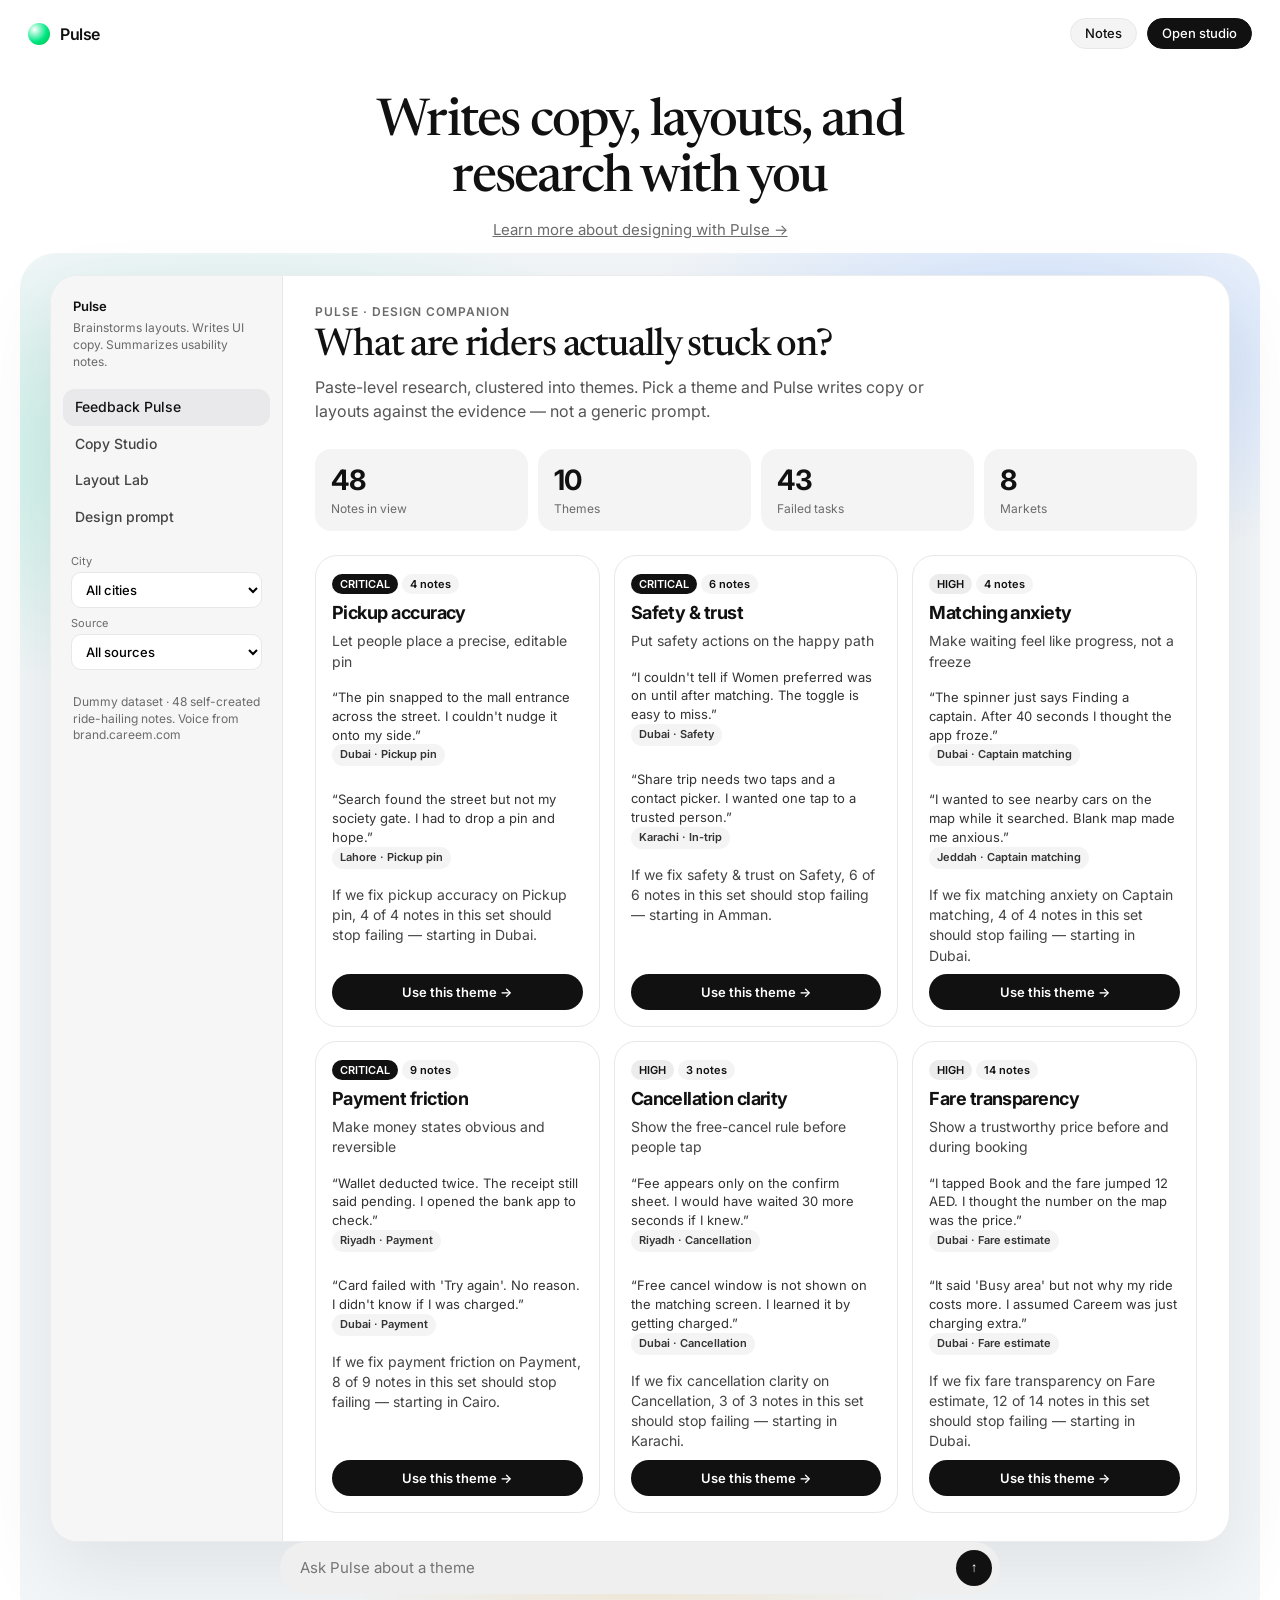
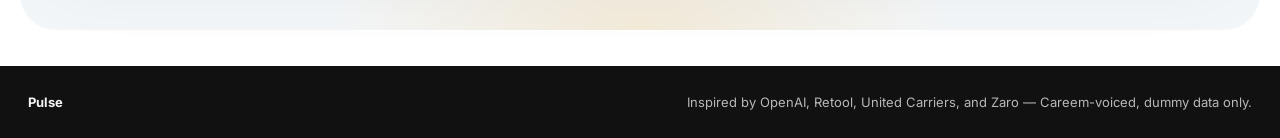
<file: web/index.html>
<!DOCTYPE html>
<html lang="en">
<head>
  <meta charset="UTF-8" />
  <meta name="viewport" content="width=device-width, initial-scale=1.0" />
  <title>Pulse · Design Companion</title>
  <link rel="preconnect" href="https://fonts.googleapis.com" />
  <link rel="preconnect" href="https://fonts.gstatic.com" crossorigin />
  <link href="https://fonts.googleapis.com/css2?family=Inter:wght@400;500;600;700&family=Newsreader:opsz,wght@6..72,500;6..72,600&display=swap" rel="stylesheet" />
  <link rel="stylesheet" href="styles.css" />
</head>
<body>
  <header class="topbar">
    <div class="brand"><span class="mark" aria-hidden="true"></span> Pulse</div>
    <div class="top-actions">
      <button class="ghost" type="button" id="notesBtn">Notes</button>
      <button class="pill solid" type="button" id="studioBtn">Open studio</button>
    </div>
  </header>

  <section class="hero">
    <h1>Writes copy, layouts, and research with you</h1>
    <a href="#studio">Learn more about designing with Pulse →</a>
  </section>

  <section class="stage" id="studio">
    <div class="wash">
      <div class="product">
        <aside class="rail">
          <div>
            <h2>Pulse</h2>
            <p>Brainstorms layouts. Writes UI copy. Summarizes usability notes.</p>
          </div>
          <nav id="nav"></nav>
          <div class="filters">
            <label>City
              <select id="city"></select>
            </label>
            <label>Source
              <select id="source"></select>
            </label>
          </div>
          <p>Dummy dataset · 48 self-created ride-hailing notes. Voice from brand.careem.com</p>
        </aside>
        <main class="canvas">
          <div class="canvas-head">
            <div class="kicker">Pulse · Design Companion</div>
            <h1 id="title"></h1>
            <p id="lede"></p>
          </div>
          <div id="view"></div>
        </main>
      </div>
      <div class="askbar-wrap">
        <form class="askbar" id="askForm">
          <input id="ask" placeholder="Ask Pulse about a theme" autocomplete="off" />
          <button type="submit" aria-label="Send">↑</button>
        </form>
      </div>
    </div>
  </section>

  <footer class="footer">
    <strong>Pulse</strong>
    <span>Inspired by OpenAI, Retool, United Carriers, and Zaro — Careem-voiced, dummy data only.</span>
  </footer>

  <script src="data.js"></script>
  <script src="engine.js"></script>
  <script src="app.js"></script>
</body>
</html>
</file>
<file: web/styles.css>
:root {
  --ink: #111111;
  --muted: #6b6b6b;
  --line: #e8e8e8;
  --paper: #ffffff;
  --mist: #f4f4f5;
  --wash-a: #d8f3ee;
  --wash-b: #d7e8ff;
  --wash-c: #f7f3ea;
  --careem: #00e784;
  --shadow: 0 30px 80px rgba(17, 17, 17, 0.08);
  --radius: 22px;
}

* { box-sizing: border-box; }
html, body { margin: 0; padding: 0; }
body {
  font-family: Inter, "Helvetica Neue", Arial, sans-serif;
  color: var(--ink);
  background: var(--paper);
  min-height: 100vh;
}

a { color: inherit; }

.topbar {
  display: flex;
  align-items: center;
  justify-content: space-between;
  padding: 18px 28px;
  position: sticky;
  top: 0;
  background: rgba(255,255,255,.86);
  backdrop-filter: blur(16px);
  z-index: 10;
}

.brand {
  display: flex;
  align-items: center;
  gap: 10px;
  font-weight: 600;
  letter-spacing: -0.03em;
}

.mark {
  width: 22px;
  height: 22px;
  border-radius: 50%;
  background: radial-gradient(circle at 30% 30%, #fff, var(--careem) 55%, #0b3 100%);
}

.top-actions { display: flex; align-items: center; gap: 10px; }

.ghost, .pill {
  border: 1px solid var(--line);
  background: var(--mist);
  color: var(--ink);
  border-radius: 999px;
  padding: 8px 14px;
  font: 500 13px/1 Inter, sans-serif;
  cursor: pointer;
}

.pill.solid {
  background: var(--ink);
  color: #fff;
  border-color: var(--ink);
}

.hero {
  text-align: center;
  padding: 28px 24px 10px;
}

.hero h1 {
  font-family: "Newsreader", Georgia, serif;
  font-weight: 500;
  font-size: clamp(32px, 4.4vw, 52px);
  letter-spacing: -0.035em;
  line-height: 1.08;
  margin: 0 auto 12px;
  max-width: 22ch;
}

.hero a {
  color: var(--muted);
  font-size: 15px;
}

.stage {
  padding: 4px 20px 36px;
}

.wash {
  background:
    radial-gradient(900px 420px at 18% 15%, #bfeee4, transparent 58%),
    radial-gradient(820px 400px at 82% 8%, #c9ddff, transparent 52%),
    radial-gradient(640px 300px at 50% 100%, #f3ead8, transparent 48%),
    #f3f6f8;
  border-radius: 36px;
  padding: 22px 18px 18px;
}

.product {
  max-width: 1180px;
  margin: 0 auto;
  background: var(--paper);
  border: 1px solid #ececec;
  border-radius: 28px;
  box-shadow: var(--shadow);
  min-height: 640px;
  display: grid;
  grid-template-columns: 232px 1fr;
  overflow: hidden;
}

.rail {
  background: #f6f6f7;
  border-right: 1px solid var(--line);
  padding: 18px 12px;
  display: flex;
  flex-direction: column;
  gap: 18px;
}

.rail h2 {
  font-size: 13px;
  font-weight: 600;
  margin: 4px 10px 0;
}

.rail p {
  color: var(--muted);
  font-size: 12px;
  line-height: 1.4;
  margin: 6px 10px 0;
}

.nav-btn {
  width: 100%;
  text-align: left;
  border: 0;
  background: transparent;
  border-radius: 12px;
  padding: 10px 12px;
  font: 500 14px/1.2 Inter, sans-serif;
  color: #444;
  cursor: pointer;
}

.nav-btn.active {
  background: #e9e9eb;
  color: var(--ink);
}

.filters { display: grid; gap: 8px; padding: 0 8px; }
.filters label { font-size: 11px; color: var(--muted); display: grid; gap: 4px; }
.filters select {
  border: 1px solid var(--line);
  background: #fff;
  border-radius: 10px;
  padding: 8px 10px;
  font: 500 13px Inter, sans-serif;
}

.canvas { display: flex; flex-direction: column; min-width: 0; }
.canvas-head { padding: 28px 32px 8px; }
.kicker {
  font-size: 12px;
  letter-spacing: 0.08em;
  text-transform: uppercase;
  color: var(--muted);
  font-weight: 600;
}
.canvas-head h1 {
  font-family: "Newsreader", Georgia, serif;
  font-size: clamp(28px, 3vw, 40px);
  font-weight: 500;
  letter-spacing: -0.03em;
  margin: 8px 0 10px;
}
.canvas-head p { color: #555; max-width: 62ch; line-height: 1.5; margin: 0; }

.metrics {
  display: grid;
  grid-template-columns: repeat(4, 1fr);
  gap: 10px;
  padding: 18px 32px 8px;
}
.metric {
  background: var(--mist);
  border-radius: 16px;
  padding: 14px 16px;
}
.metric b { display: block; font-size: 28px; letter-spacing: -0.04em; }
.metric span { color: var(--muted); font-size: 12px; }

.grid {
  display: grid;
  grid-template-columns: repeat(3, 1fr);
  gap: 14px;
  padding: 16px 32px 28px;
}

.card {
  border: 1px solid var(--line);
  border-radius: var(--radius);
  padding: 16px;
  background: #fff;
  display: flex;
  flex-direction: column;
  gap: 8px;
  min-height: 100%;
}

.card h3 { margin: 0; font-size: 18px; letter-spacing: -0.03em; }
.card p { margin: 0; color: #444; font-size: 14px; line-height: 1.45; }

.tag {
  display: inline-block;
  font-size: 11px;
  font-weight: 600;
  padding: 3px 8px;
  border-radius: 999px;
  background: var(--mist);
  margin-right: 4px;
}

.tag.critical { background: #111; color: #fff; }
.tag.high { background: #ececec; }

.quote {
  font-size: 13px;
  color: #333;
  line-height: 1.45;
  padding: 8px 0;
}

.use-btn {
  margin-top: auto;
  border: 0;
  background: var(--ink);
  color: #fff;
  border-radius: 999px;
  padding: 10px 12px;
  font: 600 13px Inter, sans-serif;
  cursor: pointer;
}

.split {
  display: grid;
  grid-template-columns: 0.9fr 1.1fr;
  gap: 20px;
  padding: 8px 32px 28px;
}

.evidence li { margin: 0 0 10px; color: #444; font-size: 14px; line-height: 1.45; }

.copybox {
  border: 1px solid var(--line);
  border-radius: 18px;
  padding: 16px 18px;
  margin-bottom: 12px;
  background: #fff;
}

.copybox.ar { direction: rtl; text-align: right; }
.copybox h4 { margin: 0 0 8px; }
.copybox p { margin: 4px 0; color: #333; font-size: 14px; }

.wire {
  background: #f7f7f8;
  border-radius: 16px;
  padding: 10px;
}
.wire .row {
  background: #fff;
  border: 1px solid var(--line);
  border-radius: 12px;
  padding: 10px 12px;
  margin: 6px 0;
  font-size: 13px;
}
.wire .row.primary {
  background: var(--ink);
  color: #fff;
  border-color: var(--ink);
}

.prompt {
  width: 100%;
  min-height: 340px;
  border: 1px solid var(--line);
  border-radius: 18px;
  padding: 16px;
  font: 14px/1.5 ui-monospace, SFMono-Regular, Menlo, monospace;
  resize: vertical;
}

.askbar-wrap { padding: 0 18px 18px; }
.askbar {
  max-width: 720px;
  margin: 0 auto;
  background: #efefef;
  border-radius: 999px;
  display: flex;
  align-items: center;
  padding: 8px 8px 8px 18px;
}
.askbar input {
  flex: 1;
  border: 0;
  background: transparent;
  font: 15px Inter, sans-serif;
  outline: none;
}
.askbar button {
  width: 36px;
  height: 36px;
  border: 0;
  border-radius: 50%;
  background: #111;
  color: #fff;
  cursor: pointer;
}

.footer {
  background: #111;
  color: #f5f5f5;
  display: flex;
  justify-content: space-between;
  gap: 16px;
  padding: 28px;
  font-size: 13px;
}
.footer span { color: #b8b8b8; }

.hidden { display: none !important; }

@media (max-width: 960px) {
  .product { grid-template-columns: 1fr; }
  .grid, .metrics, .split { grid-template-columns: 1fr; padding-left: 18px; padding-right: 18px; }
  .hero h1 { max-width: 18ch; }
}
</file>
